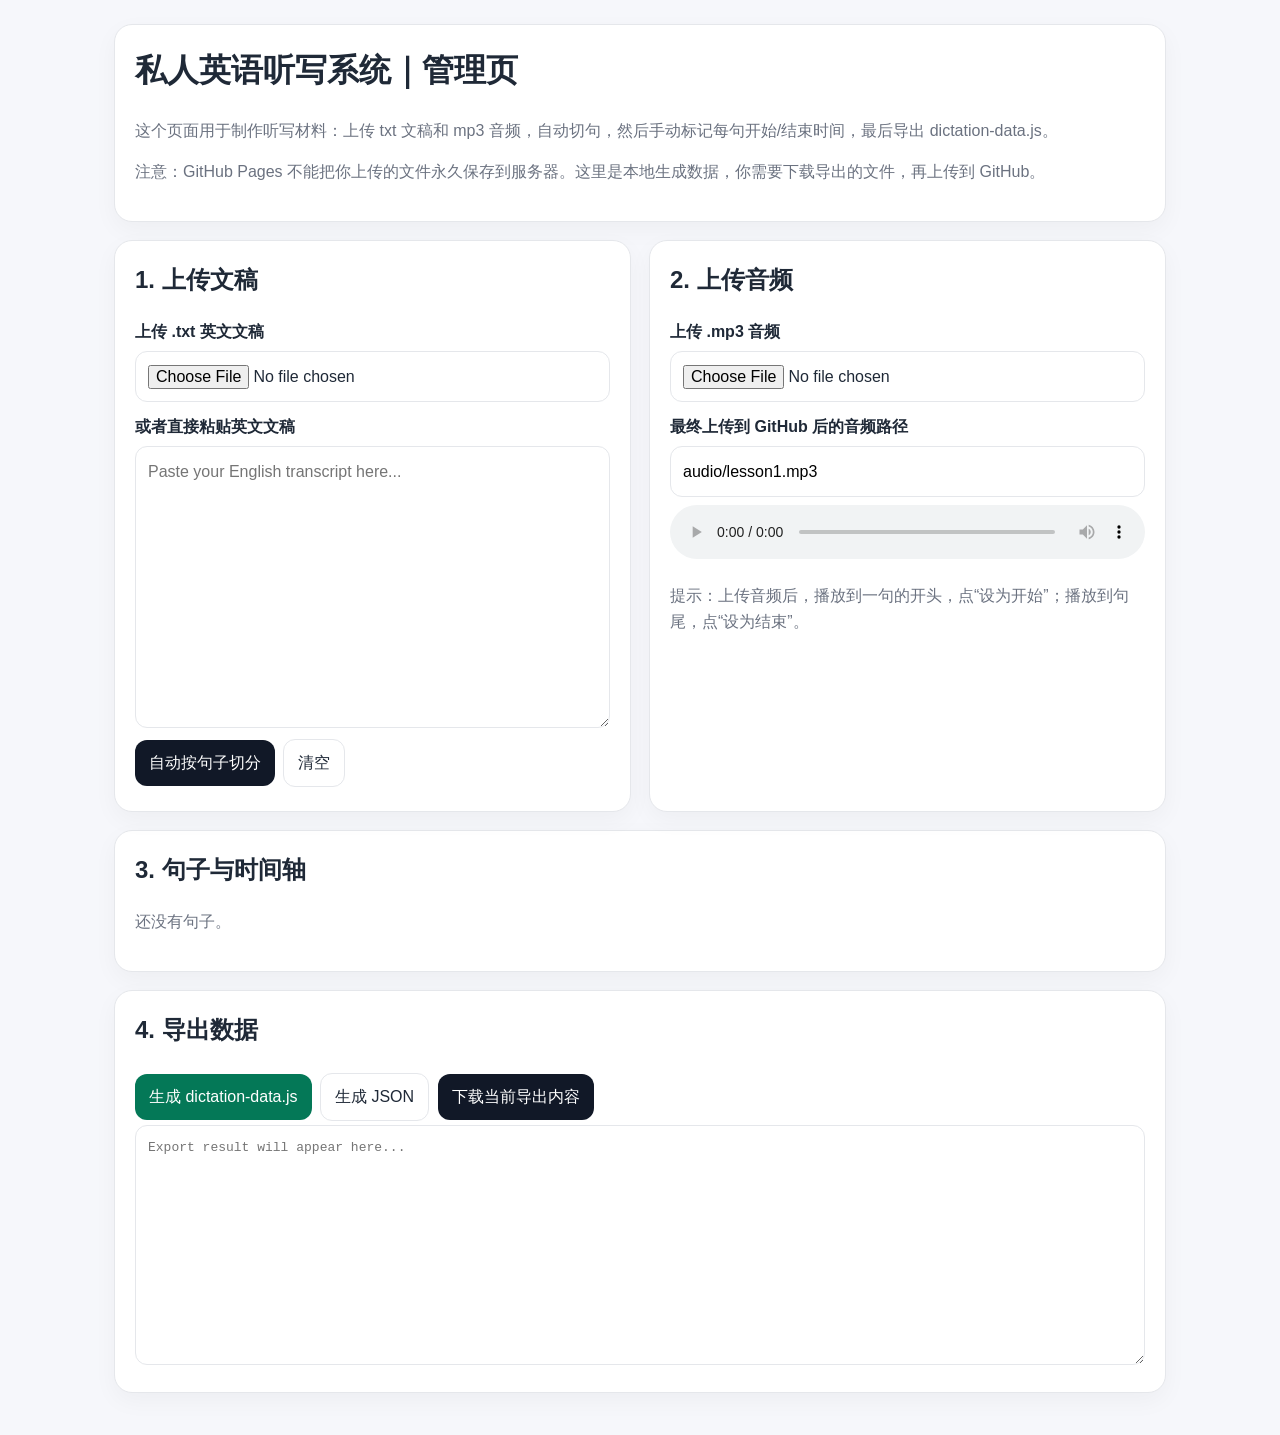
<file: admin.html>
<!DOCTYPE html>
<html lang="zh-CN">
<head>
  <meta charset="UTF-8" />
  <meta name="viewport" content="width=device-width, initial-scale=1.0" />
  <title>Dictation Admin</title>
  <style>
    :root {
      --bg: #f6f7fb;
      --card: #ffffff;
      --text: #1f2937;
      --muted: #6b7280;
      --border: #e5e7eb;
      --primary: #111827;
      --ok: #047857;
      --danger: #b91c1c;
    }
    * { box-sizing: border-box; }
    body {
      margin: 0;
      font-family: Arial, "Microsoft YaHei", sans-serif;
      background: var(--bg);
      color: var(--text);
      line-height: 1.6;
    }
    .wrap {
      max-width: 1100px;
      margin: 0 auto;
      padding: 24px;
    }
    .card {
      background: var(--card);
      border: 1px solid var(--border);
      border-radius: 18px;
      padding: 20px;
      margin-bottom: 18px;
      box-shadow: 0 8px 24px rgba(0,0,0,.04);
    }
    h1, h2 { margin-top: 0; }
    .muted { color: var(--muted); }
    label { display: block; font-weight: 700; margin: 12px 0 6px; }
    input, textarea, button {
      font: inherit;
      border-radius: 12px;
      border: 1px solid var(--border);
    }
    input[type="file"], input[type="text"], textarea {
      width: 100%;
      padding: 12px;
      background: #fff;
    }
    button {
      padding: 10px 14px;
      cursor: pointer;
      background: var(--primary);
      color: #fff;
      border: none;
      margin: 4px 4px 4px 0;
    }
    button.secondary {
      background: #fff;
      color: var(--text);
      border: 1px solid var(--border);
    }
    button.ok { background: var(--ok); }
    button.danger { background: var(--danger); }
    audio { width: 100%; margin-top: 8px; }
    .grid {
      display: grid;
      grid-template-columns: 1fr 1fr;
      gap: 18px;
    }
    .sentence {
      border: 1px solid var(--border);
      border-radius: 14px;
      padding: 14px;
      margin: 10px 0;
      background: #fff;
    }
    .sentence.active {
      border-color: #111827;
      box-shadow: 0 0 0 2px rgba(17,24,39,.08);
    }
    .sentence textarea {
      min-height: 72px;
      resize: vertical;
    }
    .time {
      font-family: monospace;
      color: var(--muted);
      margin-top: 6px;
    }
    .exportBox {
      min-height: 240px;
      font-family: monospace;
      white-space: pre;
    }
    @media (max-width: 760px) {
      .wrap { padding: 14px; }
      .grid { grid-template-columns: 1fr; }
      button { width: 100%; margin-top: 8px; }
    }
  </style>
</head>
<body>
  <div class="wrap">
    <div class="card">
      <h1>私人英语听写系统｜管理页</h1>
      <p class="muted">
        这个页面用于制作听写材料：上传 txt 文稿和 mp3 音频，自动切句，然后手动标记每句开始/结束时间，最后导出 dictation-data.js。
      </p>
      <p class="muted">
        注意：GitHub Pages 不能把你上传的文件永久保存到服务器。这里是本地生成数据，你需要下载导出的文件，再上传到 GitHub。
      </p>
    </div>

    <div class="grid">
      <div class="card">
        <h2>1. 上传文稿</h2>
        <label>上传 .txt 英文文稿</label>
        <input type="file" id="txtFile" accept=".txt,text/plain" />

        <label>或者直接粘贴英文文稿</label>
        <textarea id="rawText" rows="10" placeholder="Paste your English transcript here..."></textarea>

        <button onclick="splitText()">自动按句子切分</button>
        <button class="secondary" onclick="clearAll()">清空</button>
      </div>

      <div class="card">
        <h2>2. 上传音频</h2>
        <label>上传 .mp3 音频</label>
        <input type="file" id="audioFile" accept="audio/*" />

        <label>最终上传到 GitHub 后的音频路径</label>
        <input type="text" id="audioPath" value="audio/lesson1.mp3" />

        <audio id="mainAudio" controls></audio>
        <p class="muted">提示：上传音频后，播放到一句的开头，点“设为开始”；播放到句尾，点“设为结束”。</p>
      </div>
    </div>

    <div class="card">
      <h2>3. 句子与时间轴</h2>
      <p id="countInfo" class="muted">还没有句子。</p>
      <div id="sentences"></div>
    </div>

    <div class="card">
      <h2>4. 导出数据</h2>
      <button class="ok" onclick="generateJS()">生成 dictation-data.js</button>
      <button class="secondary" onclick="generateJSON()">生成 JSON</button>
      <button onclick="downloadExport()">下载当前导出内容</button>
      <textarea id="exportBox" class="exportBox" placeholder="Export result will appear here..."></textarea>
    </div>
  </div>

<script>
  let sentences = [];
  let activeIndex = 0;
  let currentExportType = "js";

  const txtFile = document.getElementById("txtFile");
  const audioFile = document.getElementById("audioFile");
  const rawText = document.getElementById("rawText");
  const mainAudio = document.getElementById("mainAudio");

  txtFile.addEventListener("change", async (event) => {
    const file = event.target.files[0];
    if (!file) return;
    const text = await file.text();
    rawText.value = text;
  });

  audioFile.addEventListener("change", (event) => {
    const file = event.target.files[0];
    if (!file) return;
    mainAudio.src = URL.createObjectURL(file);

    const safeName = file.name.replace(/\s+/g, "-");
    document.getElementById("audioPath").value = "audio/" + safeName;
  });

  function splitText() {
    const text = rawText.value.trim();
    if (!text) {
      alert("请先上传或粘贴英文文稿。");
      return;
    }

    const parts = text
      .replace(/\r/g, " ")
      .replace(/\n+/g, " ")
      .replace(/\s+/g, " ")
      .match(/[^.!?]+[.!?]+["')\]]?|[^.!?]+$/g) || [];

    sentences = parts
      .map(s => s.trim())
      .filter(Boolean)
      .map(s => ({
        text: s,
        start: null,
        end: null
      }));

    activeIndex = 0;
    renderSentences();
  }

  function renderSentences() {
    const box = document.getElementById("sentences");
    const countInfo = document.getElementById("countInfo");
    box.innerHTML = "";
    countInfo.innerText = sentences.length ? `共 ${sentences.length} 句。` : "还没有句子。";

    sentences.forEach((item, index) => {
      const div = document.createElement("div");
      div.className = "sentence" + (index === activeIndex ? " active" : "");
      div.innerHTML = `
        <strong>Sentence ${index + 1}</strong>
        <textarea onchange="updateText(${index}, this.value)">${escapeHTML(item.text)}</textarea>
        <div class="time">start: ${formatTime(item.start)} | end: ${formatTime(item.end)}</div>
        <button onclick="setActive(${index})">选中这一句</button>
        <button class="ok" onclick="setStart(${index})">设为开始时间</button>
        <button class="danger" onclick="setEnd(${index})">设为结束时间</button>
        <button class="secondary" onclick="playSegment(${index})">试听本句</button>
      `;
      box.appendChild(div);
    });
  }

  function updateText(index, value) {
    sentences[index].text = value.trim();
  }

  function setActive(index) {
    activeIndex = index;
    renderSentences();
  }

  function setStart(index) {
    sentences[index].start = roundTime(mainAudio.currentTime);
    activeIndex = index;
    renderSentences();
  }

  function setEnd(index) {
    sentences[index].end = roundTime(mainAudio.currentTime);
    activeIndex = index;
    renderSentences();
  }

  function playSegment(index) {
    const item = sentences[index];
    if (item.start === null || item.end === null) {
      alert("这一句还没有设置开始和结束时间。");
      return;
    }
    mainAudio.currentTime = item.start;
    mainAudio.play();

    const stop = () => {
      if (mainAudio.currentTime >= item.end) {
        mainAudio.pause();
        mainAudio.removeEventListener("timeupdate", stop);
      }
    };
    mainAudio.addEventListener("timeupdate", stop);
  }

  function generateItems() {
    const audioPath = document.getElementById("audioPath").value.trim() || "audio/lesson1.mp3";

    return sentences.map(item => ({
      text: item.text,
      audio: audioPath,
      start: item.start ?? 0,
      end: item.end ?? 0
    }));
  }

  function generateJS() {
    currentExportType = "js";
    const data = generateItems();
    document.getElementById("exportBox").value =
      "const dictationData = " + JSON.stringify(data, null, 2) + ";";
  }

  function generateJSON() {
    currentExportType = "json";
    const data = generateItems();
    document.getElementById("exportBox").value = JSON.stringify(data, null, 2);
  }

  function downloadExport() {
    const content = document.getElementById("exportBox").value;
    if (!content.trim()) {
      alert("请先生成导出内容。");
      return;
    }

    const filename = currentExportType === "json" ? "dictation-data.json" : "dictation-data.js";
    const blob = new Blob([content], { type: "text/plain;charset=utf-8" });
    const a = document.createElement("a");
    a.href = URL.createObjectURL(blob);
    a.download = filename;
    a.click();
    URL.revokeObjectURL(a.href);
  }

  function clearAll() {
    if (!confirm("确定清空当前内容吗？")) return;
    rawText.value = "";
    sentences = [];
    document.getElementById("exportBox").value = "";
    renderSentences();
  }

  function roundTime(num) {
    return Math.round(num * 100) / 100;
  }

  function formatTime(num) {
    return num === null || num === undefined ? "--" : `${num}s`;
  }

  function escapeHTML(str) {
    return str.replace(/[&<>"']/g, m => ({
      "&": "&amp;",
      "<": "&lt;",
      ">": "&gt;",
      '"': "&quot;",
      "'": "&#039;"
    }[m]));
  }

  renderSentences();
</script>
</body>
</html>
</file>
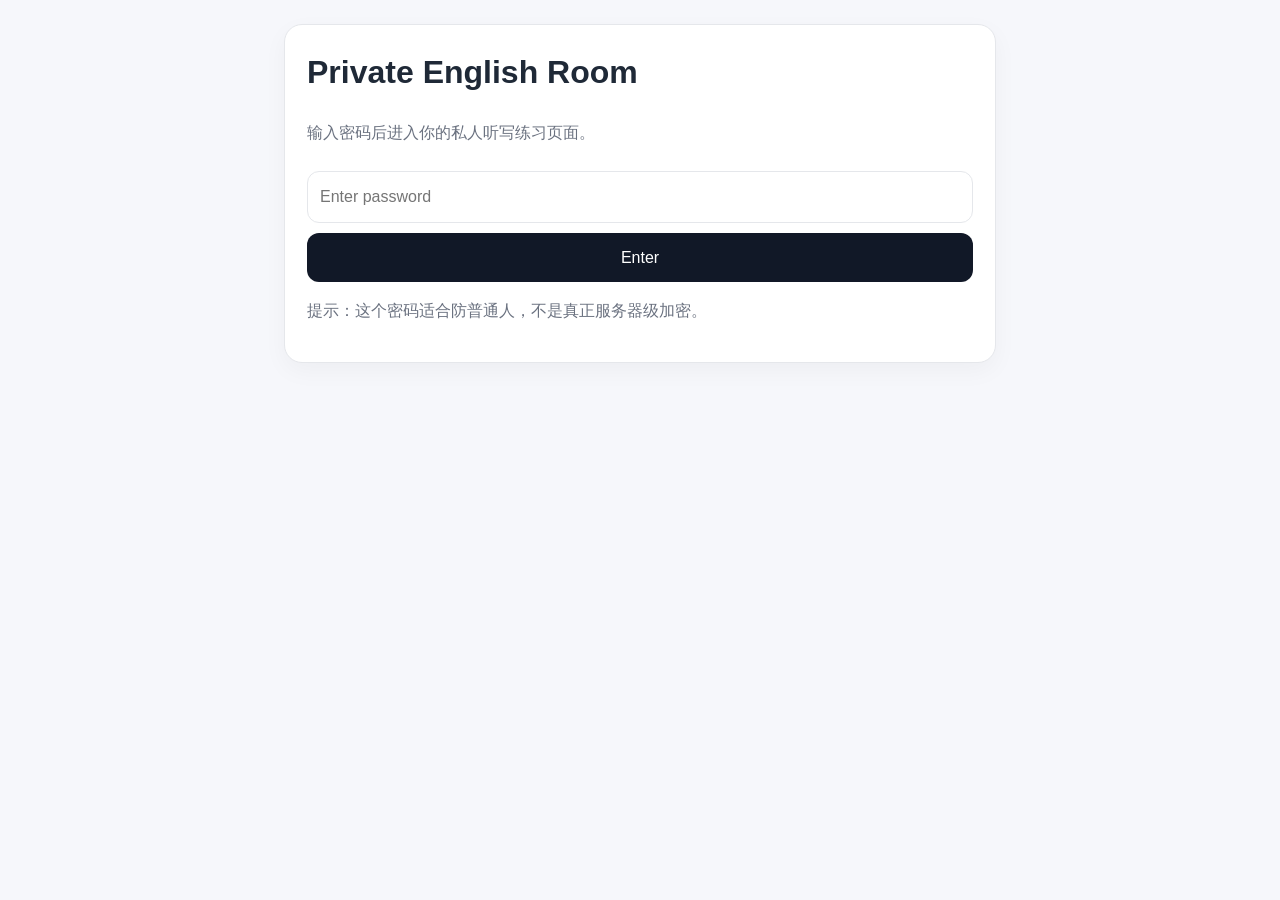
<file: dictation.html>
<!DOCTYPE html>
<html lang="zh-CN">
<head>
  <meta charset="UTF-8" />
  <meta name="viewport" content="width=device-width, initial-scale=1.0" />
  <title>Private Dictation</title>
  <style>
    :root {
      --bg: #f6f7fb;
      --card: #ffffff;
      --text: #1f2937;
      --muted: #6b7280;
      --border: #e5e7eb;
      --primary: #111827;
      --ok: #047857;
      --danger: #b91c1c;
    }
    * { box-sizing: border-box; }
    body {
      margin: 0;
      font-family: Arial, "Microsoft YaHei", sans-serif;
      background: var(--bg);
      color: var(--text);
      line-height: 1.6;
    }
    .wrap {
      max-width: 760px;
      margin: 0 auto;
      padding: 24px;
    }
    .card {
      background: var(--card);
      border: 1px solid var(--border);
      border-radius: 18px;
      padding: 22px;
      margin-bottom: 18px;
      box-shadow: 0 8px 24px rgba(0,0,0,.04);
    }
    h1 { margin-top: 0; }
    .muted { color: var(--muted); }
    input, textarea, button {
      width: 100%;
      font: inherit;
      border-radius: 12px;
      border: 1px solid var(--border);
      padding: 12px;
      margin-top: 10px;
    }
    button {
      cursor: pointer;
      background: var(--primary);
      color: #fff;
      border: none;
    }
    button.secondary {
      background: #fff;
      color: var(--text);
      border: 1px solid var(--border);
    }
    button.ok { background: var(--ok); }
    .hidden { display: none; }
    audio { width: 100%; margin-top: 10px; }
    textarea { min-height: 130px; resize: vertical; }
    .result {
      font-weight: 700;
      margin-top: 14px;
    }
    .answer {
      background: #f9fafb;
      border: 1px dashed var(--border);
      border-radius: 12px;
      padding: 12px;
      margin-top: 12px;
      white-space: pre-wrap;
    }
    .row {
      display: grid;
      grid-template-columns: 1fr 1fr 1fr;
      gap: 10px;
      margin-top: 10px;
    }
    .progress {
      height: 10px;
      background: #e5e7eb;
      border-radius: 999px;
      overflow: hidden;
      margin: 12px 0;
    }
    .bar {
      height: 100%;
      width: 0;
      background: var(--primary);
    }
    @media (max-width: 640px) {
      .wrap { padding: 14px; }
      .row { grid-template-columns: 1fr; }
    }
  </style>
</head>
<body>
  <div class="wrap">
    <div id="loginBox" class="card">
      <h1>Private English Room</h1>
      <p class="muted">输入密码后进入你的私人听写练习页面。</p>
      <input type="password" id="passwordInput" placeholder="Enter password" />
      <button onclick="checkPassword()">Enter</button>
      <p class="muted">提示：这个密码适合防普通人，不是真正服务器级加密。</p>
    </div>

    <div id="app" class="hidden">
      <div class="card">
        <h1>English Dictation Practice</h1>
        <p id="progressText" class="muted"></p>
        <div class="progress"><div id="bar" class="bar"></div></div>

        <audio id="audio" preload="metadata"></audio>

        <button onclick="playCurrent()">Play Current Sentence</button>

        <textarea id="userInput" placeholder="Type what you hear..."></textarea>

        <div class="row">
          <button class="ok" onclick="checkAnswer()">Check</button>
          <button class="secondary" onclick="showAnswer()">Show Answer</button>
          <button onclick="nextSentence()">Next</button>
        </div>

        <div id="result" class="result"></div>
        <div id="answer" class="answer hidden"></div>
      </div>
    </div>
  </div>

<script src="dictation-data.js"></script>
<script>
  const PASSWORD = "123456"; // 改成你自己的密码
  let current = 0;
  let stopHandler = null;

  const loginBox = document.getElementById("loginBox");
  const app = document.getElementById("app");
  const audio = document.getElementById("audio");

  function checkPassword() {
    const password = document.getElementById("passwordInput").value;
    if (password === PASSWORD) {
      loginBox.classList.add("hidden");
      app.classList.remove("hidden");
      loadSentence();
    } else {
      alert("Wrong password");
    }
  }

  document.getElementById("passwordInput").addEventListener("keydown", (event) => {
    if (event.key === "Enter") checkPassword();
  });

  function loadSentence() {
    if (!Array.isArray(dictationData) || dictationData.length === 0) {
      alert("dictation-data.js 里没有数据。");
      return;
    }

    const item = dictationData[current];
    audio.src = item.audio;
    document.getElementById("userInput").value = "";
    document.getElementById("result").innerText = "";
    document.getElementById("answer").innerText = "";
    document.getElementById("answer").classList.add("hidden");

    document.getElementById("progressText").innerText =
      `Sentence ${current + 1} / ${dictationData.length}`;

    document.getElementById("bar").style.width =
      `${((current + 1) / dictationData.length) * 100}%`;
  }

  function playCurrent() {
    const item = dictationData[current];

    if (stopHandler) {
      audio.removeEventListener("timeupdate", stopHandler);
      stopHandler = null;
    }

    audio.currentTime = Number(item.start || 0);
    audio.play();

    stopHandler = () => {
      if (audio.currentTime >= Number(item.end || 0)) {
        audio.pause();
        audio.removeEventListener("timeupdate", stopHandler);
        stopHandler = null;
      }
    };

    audio.addEventListener("timeupdate", stopHandler);
  }

  function normalize(text) {
    return text
      .toLowerCase()
      .replace(/[.,!?;:"'’‘“”()\-]/g, "")
      .replace(/\s+/g, " ")
      .trim();
  }

  function checkAnswer() {
    const user = normalize(document.getElementById("userInput").value);
    const correct = normalize(dictationData[current].text);

    if (!user) {
      document.getElementById("result").innerText = "请先输入你听到的英文。";
      return;
    }

    if (user === correct) {
      document.getElementById("result").innerText = "✅ Correct!";
    } else {
      document.getElementById("result").innerText = "❌ Not exactly. You can try again or show the answer.";
    }
  }

  function showAnswer() {
    const answer = document.getElementById("answer");
    answer.innerText = dictationData[current].text;
    answer.classList.remove("hidden");
  }

  function nextSentence() {
    if (current < dictationData.length - 1) {
      current++;
      loadSentence();
    } else {
      alert("Finished!");
    }
  }
</script>
</body>
</html>
</file>
